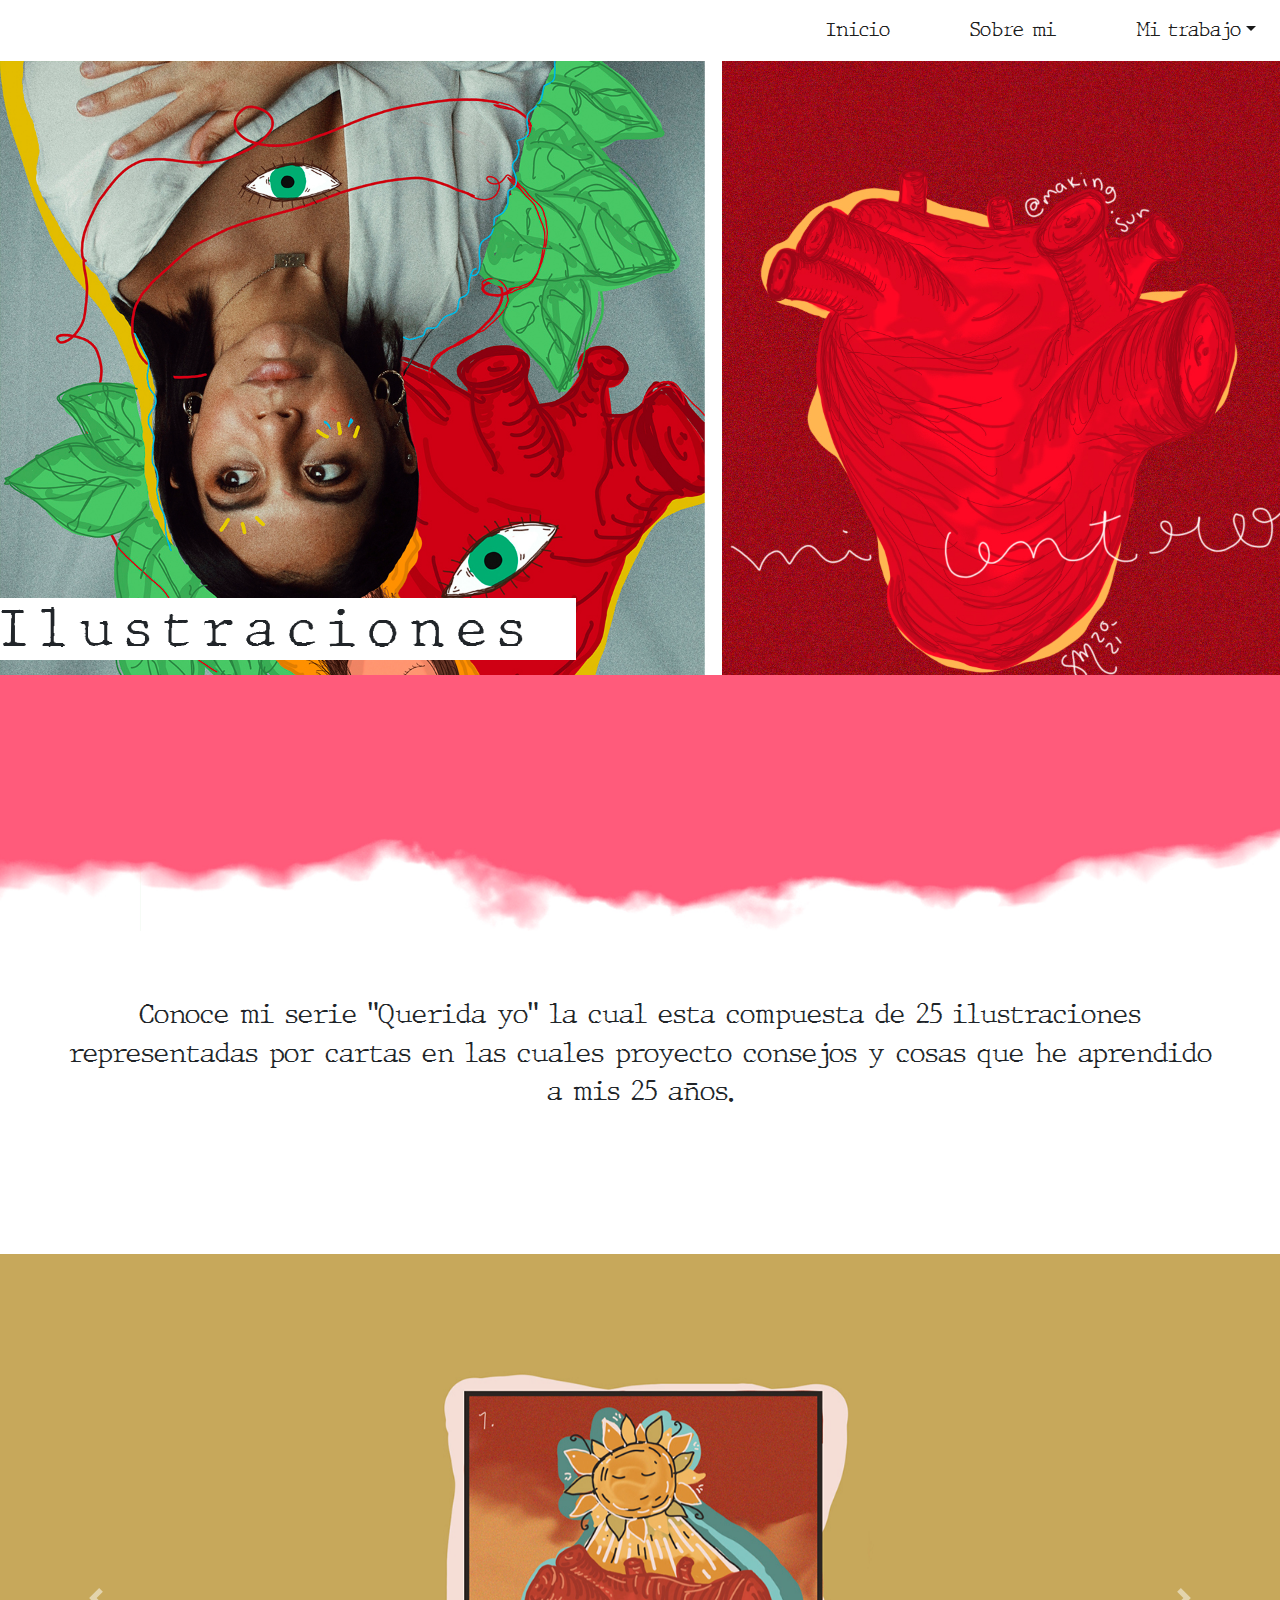
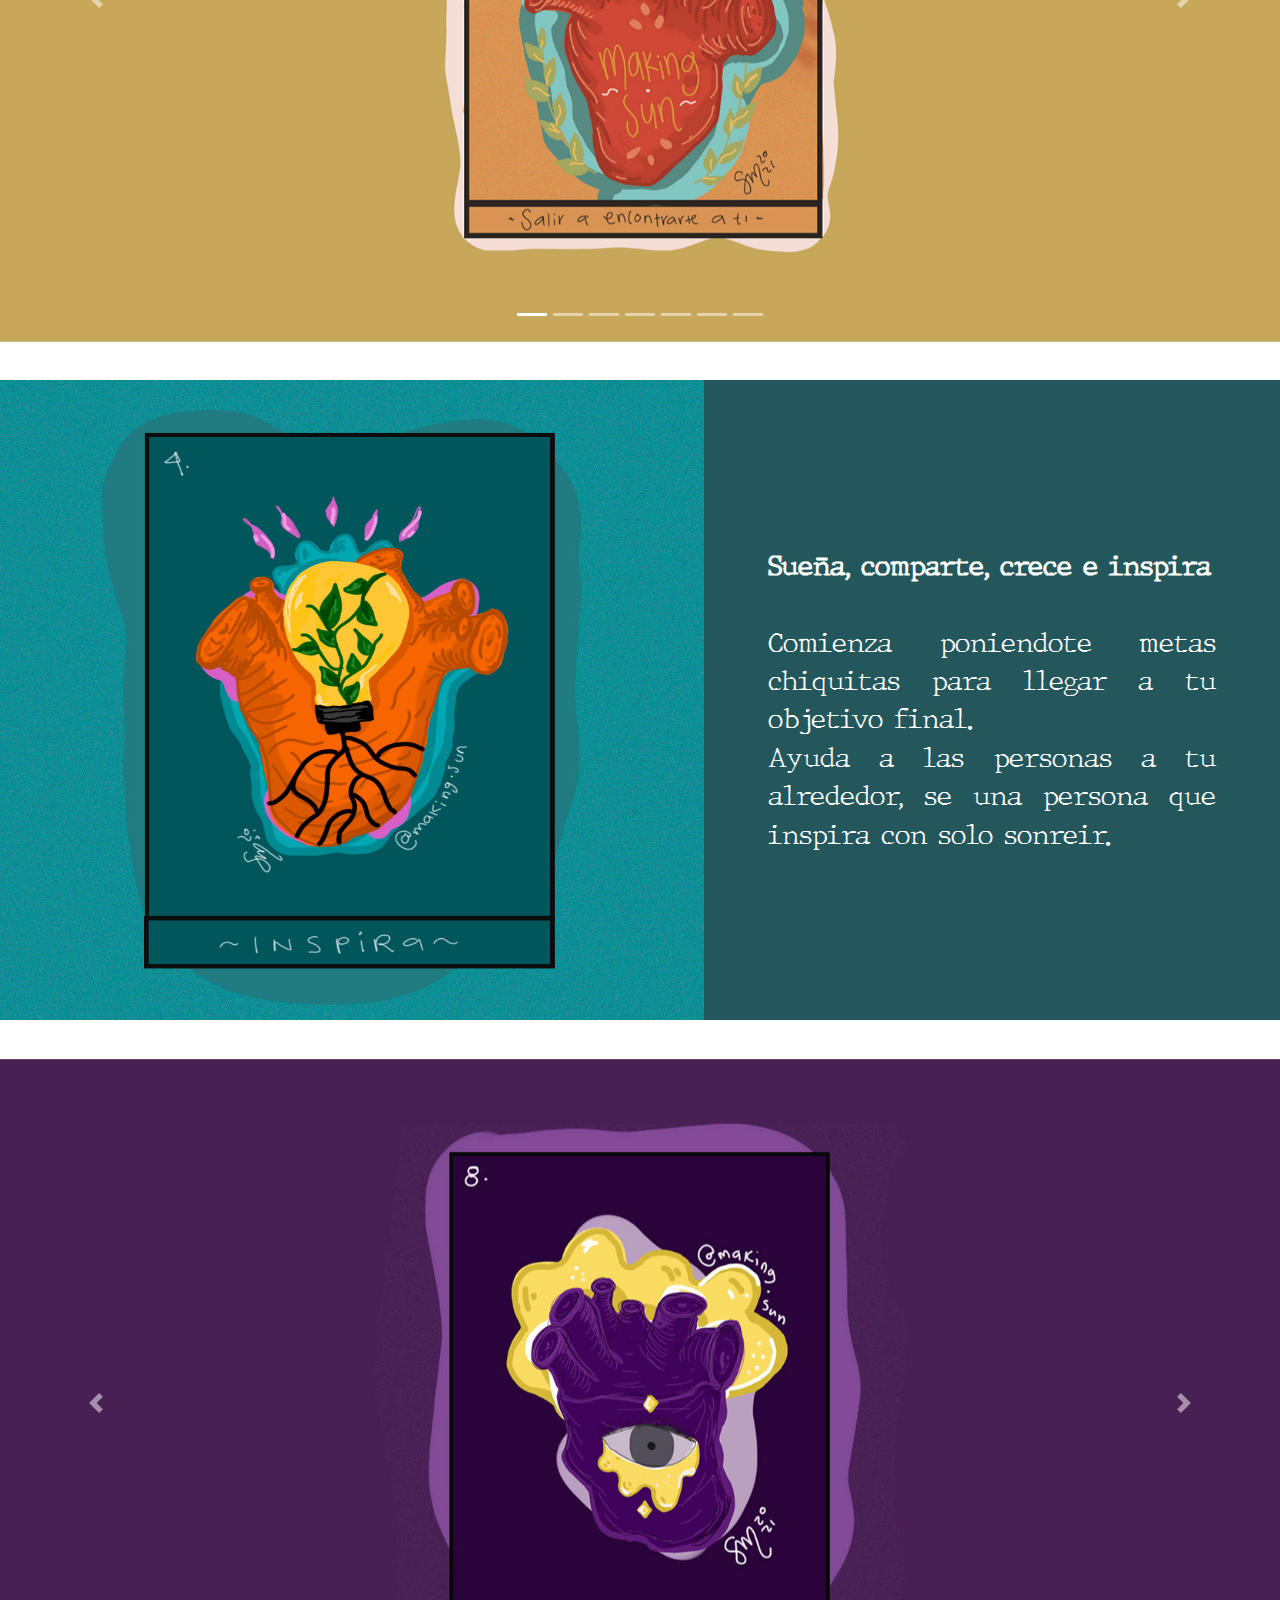
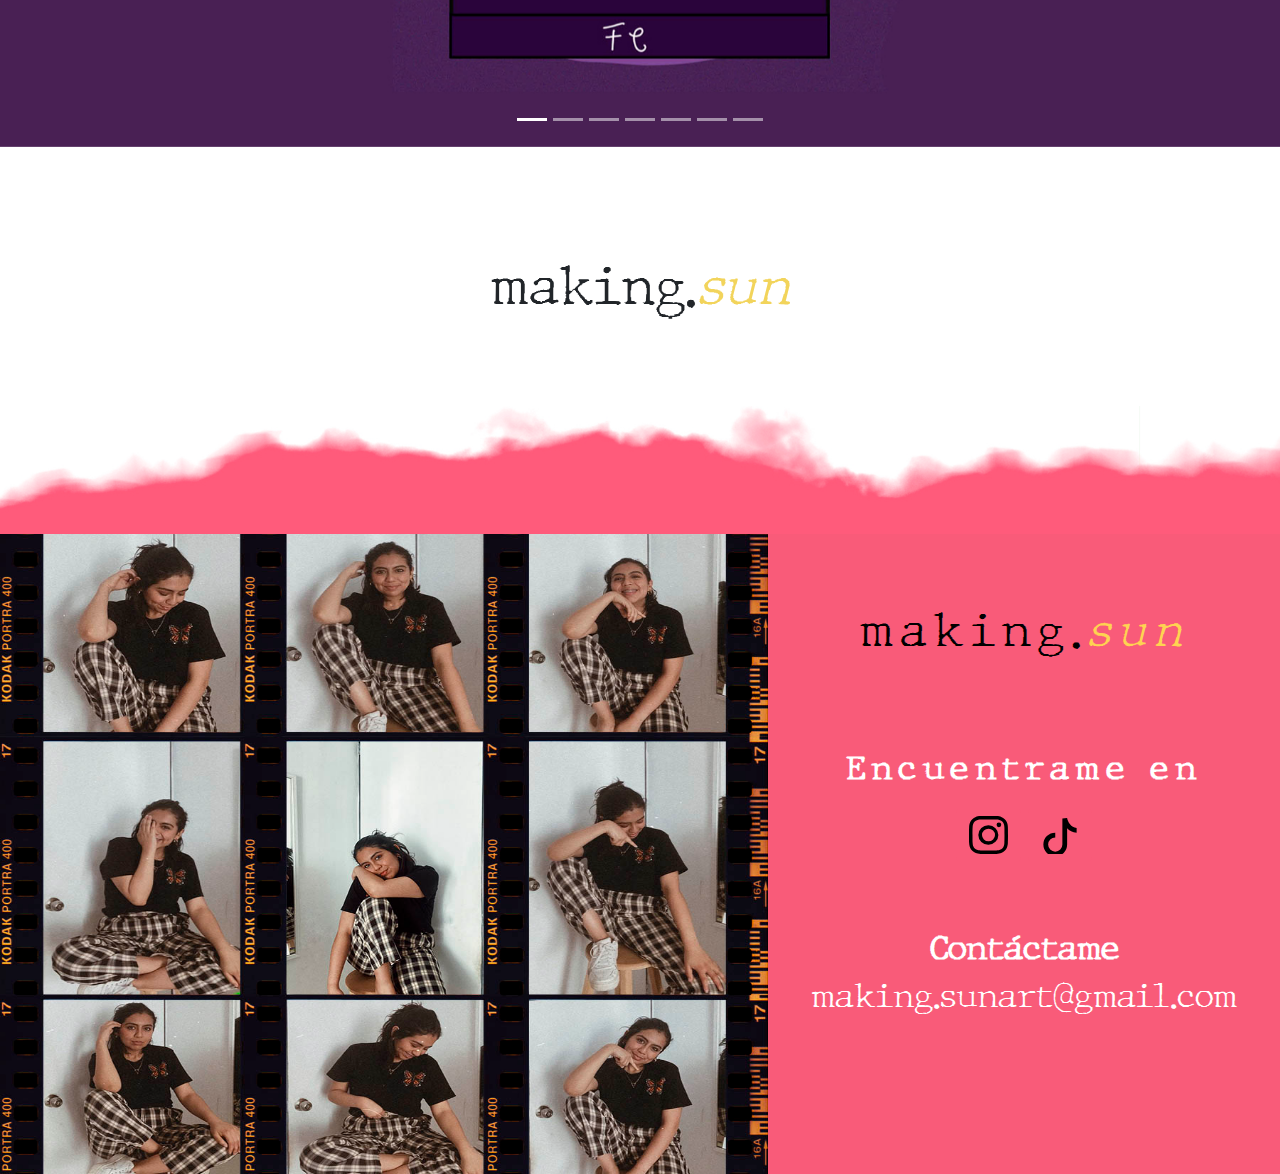
<file: ilustraciones.html>
<!DOCTYPE html>
<html lang="en">
<head>
    <title>Making Sun</title>
    <link rel="stylesheet" href="estilos.css">
    <!-- Required meta tags -->
    <meta charset="utf-8">
    <meta name="viewport" content="width=device-width, initial-scale=1, shrink-to-fit=no">
    <!-- Bootstrap CSS -->
    <link rel="stylesheet" href="https://stackpath.bootstrapcdn.com/bootstrap/4.3.1/css/bootstrap.min.css" integrity="sha384-ggOyR0iXCbMQv3Xipma34MD+dH/1fQ784/j6cY/iJTQUOhcWr7x9JvoRxT2MZw1T" crossorigin="anonymous">
</head>

<body>

    <header>
    <!-- Menu de Navegacion --> 
    <nav class="navbar navbar-expand-lg navegadorIlustraciones navbar-light">
        <button class="navbar-toggler" data-target="#menu" data-toggle="collapse" type="button"> Menu
            <span class="navbar-toggler-icon"></span>
        </button>

        <div class="collapse navbar-collapse" id="menu">
            <ul class="navbar-nav ml-auto">
                <li class="nav.item active">
                    <a href="index.html" class="nav-link">Inicio</a>
                </li>
                <li class="nav.item active">
                    <a href="sobreMi.html" class="nav-link">Sobre mi</a>
                </li>
                <li class="nav.item dropdown active">
                    <a class="nav-link dropdown-toggle" href="#" id="navbardrop" data-toggle="dropdown"> Mi trabajo</a>
                    <div class="dropdown-menu">
                        <a class="dropdown-item" href="ilustraciones.html">Ilustraciones</a>
                        <a class="dropdown-item" href="arteEnTela.html">Arte en Tela</a>
                        <a class="dropdown-item" href="pinturas.html">Pintura</a>
                    </div>
                </li>
            </ul>
        </div>
    </nav>
    </header>

    <div class="blockIlustraciones1">
        <div class="blockIlustraciones1__1">
            <h1 class="subtitulos">Ilustraciones</h1>
        </div>

    </div>

    <div class="blockEspecialIlustraciones"></div>

    <div class="blockIlustraciones2">
        <p class="textoIlustraciones1">
            Conoce mi serie "Querida yo" la cual esta compuesta de 25 ilustraciones representadas por cartas en las 
            cuales proyecto consejos y cosas que he aprendido a mis 25 años.
        </p>
    </div>

    <div class="blockIlustraciones3">
        <div id="carouselExampleIndicators" class="carousel slide" data-ride="carousel">
            <ol class="carousel-indicators">
                <li data-target="#carouselExampleIndicators" data-slide-to="0" class="active"></li>
                <li data-target="#carouselExampleIndicators" data-slide-to="1"></li>
                <li data-target="#carouselExampleIndicators" data-slide-to="2"></li>
                <li data-target="#carouselExampleIndicators" data-slide-to="3"></li>
                <li data-target="#carouselExampleIndicators" data-slide-to="4"></li>
                <li data-target="#carouselExampleIndicators" data-slide-to="5"></li>
                <li data-target="#carouselExampleIndicators" data-slide-to="6"></li>
            </ol>
            <div class="carousel-inner">
                <div class="carousel-item active">
                    <img class="d-block w-100" src="Multimedia/Ilustraciones/1.jpg" alt="First slide"/>
                </div>
                <div class="carousel-item">
                    <img class="d-block w-100" src="Multimedia/Ilustraciones/2.jpg" alt="Second slide"/>
                </div>
                <div class="carousel-item">
                    <img class="d-block w-100" src="Multimedia/Ilustraciones/3.jpg" alt="Third slide"/>
                </div>
                <div class="carousel-item">
                    <img class="d-block w-100" src="Multimedia/Ilustraciones/5.jpg" alt="Third slide"/>
                </div>
                <div class="carousel-item">
                    <img class="d-block w-100" src="Multimedia/Ilustraciones/6.jpg" alt="Third slide"/>
                </div>
                <div class="carousel-item">
                    <img class="d-block w-100" src="Multimedia/Ilustraciones/7.jpg" alt="Third slide"/>
                </div>
                <div class="carousel-item">
                    <img class="d-block w-100" src="Multimedia/Ilustraciones/8.jpg" alt="Third slide"/>
                </div>
            </div>
            <a class="carousel-control-prev" href="#carouselExampleIndicators" role="button" data-slide="prev">
                <span class="carousel-control-prev-icon" aria-hidden="true"></span>
                <span class="sr-only">Previous</span>
            </a>
            <a class="carousel-control-next" href="#carouselExampleIndicators" role="button" data-slide="next">
                <span class="carousel-control-next-icon" aria-hidden="true"></span>
                <span class="sr-only">Next</span>
            </a>
        </div>
    </div>

    <div class="blockIlustraciones4">
        <div class="blockIlustraciones4_1">
            <img class="ilustracionEspecial" src="Multimedia/13.jpg" alt="ilustracionEspecial">
        </div>
        <div class="blockIlustraciones4_2">
            <p class="textoIlustraciones2"><b>Sueña, comparte, crece e inspira</b><br><br>
                Comienza poniendote metas chiquitas para llegar a tu objetivo final. <br>
                Ayuda a las personas a tu alrededor, se una persona que inspira con solo sonreir.
            </p>
        </div>
    </div>

    <div class="blockIlustraciones5">
        <div id="carrusel2" class="carousel slide" data-ride="carousel">
            <ol class="carousel-indicators">
                <li data-target="#carrusel2" data-slide-to="0" class="active"></li>
                <li data-target="#carrusel2" data-slide-to="1"></li>
                <li data-target="#carrusel2" data-slide-to="2"></li>
                <li data-target="#carrusel2" data-slide-to="3"></li>
                <li data-target="#carrusel2" data-slide-to="4"></li>
                <li data-target="#carrusel2" data-slide-to="5"></li>
                <li data-target="#carrusel2" data-slide-to="6"></li>
            </ol>
            <div class="carousel-inner">
                <div class="carousel-item active">
                    <img class="d-block w-100" src="Multimedia/Ilustraciones/8.jpg" alt="First slide"/>
                </div>
                <div class="carousel-item">
                    <img class="d-block w-100" src="Multimedia/Ilustraciones/9.jpg" alt="Second slide"/>
                </div>
                <div class="carousel-item">
                    <img class="d-block w-100" src="Multimedia/Ilustraciones/10.jpg" alt="Third slide"/>
                </div>
                <div class="carousel-item">
                    <img class="d-block w-100" src="Multimedia/Ilustraciones/11.jpg" alt="Third slide"/>
                </div>
                <div class="carousel-item">
                    <img class="d-block w-100" src="Multimedia/Ilustraciones/12.jpg" alt="Third slide"/>
                </div>
                <div class="carousel-item">
                    <img class="d-block w-100" src="Multimedia/Ilustraciones/13.jpg" alt="Third slide"/>
                </div>
                <div class="carousel-item">
                    <img class="d-block w-100" src="Multimedia/Ilustraciones/14.jpg" alt="Third slide"/>
                </div>
            </div>
            <a class="carousel-control-prev" href="#carrusel2" role="button" data-slide="prev">
                <span class="carousel-control-prev-icon" aria-hidden="true"></span>
                <span class="sr-only">Previous</span>
            </a>
            <a class="carousel-control-next" href="#carrusel2" role="button" data-slide="next">
                <span class="carousel-control-next-icon" aria-hidden="true"></span>
                <span class="sr-only">Next</span>
            </a>
        </div>
    </div>

    <div class="blockIlustraciones6">
        <p class="textoIlustraciones3">making.<i>sun</i></p>
    </div>

    <div class="blockEspecialIlustraciones2"></div>

    <footer class="piePagina">
        <div class="piePagina1">
            <img class="imagenPiePagina" src="Multimedia/aleee.jpg" alt="imagenPiePagina">
        </div>

        <div class="piePagina2Index">
            <p class="textoPiePagina1">making.<i>sun</i></p>
            <p class="textoPiePagina2"><b> Encuentrame en</b></p>
            <a href=""><button class="btn botonRedesSociales btn-center"><img class="iconoRedesSociales" src="iconos/instagram.svg" alt="instragram"></button> </a> 
            <a href=""><button class="btn botonRedesSociales btn-center"><img class="iconoRedesSociales" src="iconos/tiktok.svg" alt="instragram"></button> </a>     
            <p class="textoPiePagina3">
                <b>Contáctame</b><br>
                making.sunart@gmail.com
            </p>
        </div>

    </footer>

    <!-- Optional JavaScript -->
    <!-- jQuery first, then Popper.js, then Bootstrap JS -->
    <script src="https://code.jquery.com/jquery-3.3.1.slim.min.js" integrity="sha384-q8i/X+965DzO0rT7abK41JStQIAqVgRVzpbzo5smXKp4YfRvH+8abtTE1Pi6jizo" crossorigin="anonymous"></script>
    <script src="https://cdnjs.cloudflare.com/ajax/libs/popper.js/1.14.7/umd/popper.min.js" integrity="sha384-UO2eT0CpHqdSJQ6hJty5KVphtPhzWj9WO1clHTMGa3JDZwrnQq4sF86dIHNDz0W1" crossorigin="anonymous"></script>
    <script src="https://stackpath.bootstrapcdn.com/bootstrap/4.3.1/js/bootstrap.min.js" integrity="sha384-JjSmVgyd0p3pXB1rRibZUAYoIIy6OrQ6VrjIEaFf/nJGzIxFDsf4x0xIM+B07jRM" crossorigin="anonymous"></script>

</body>
</html>
</file>
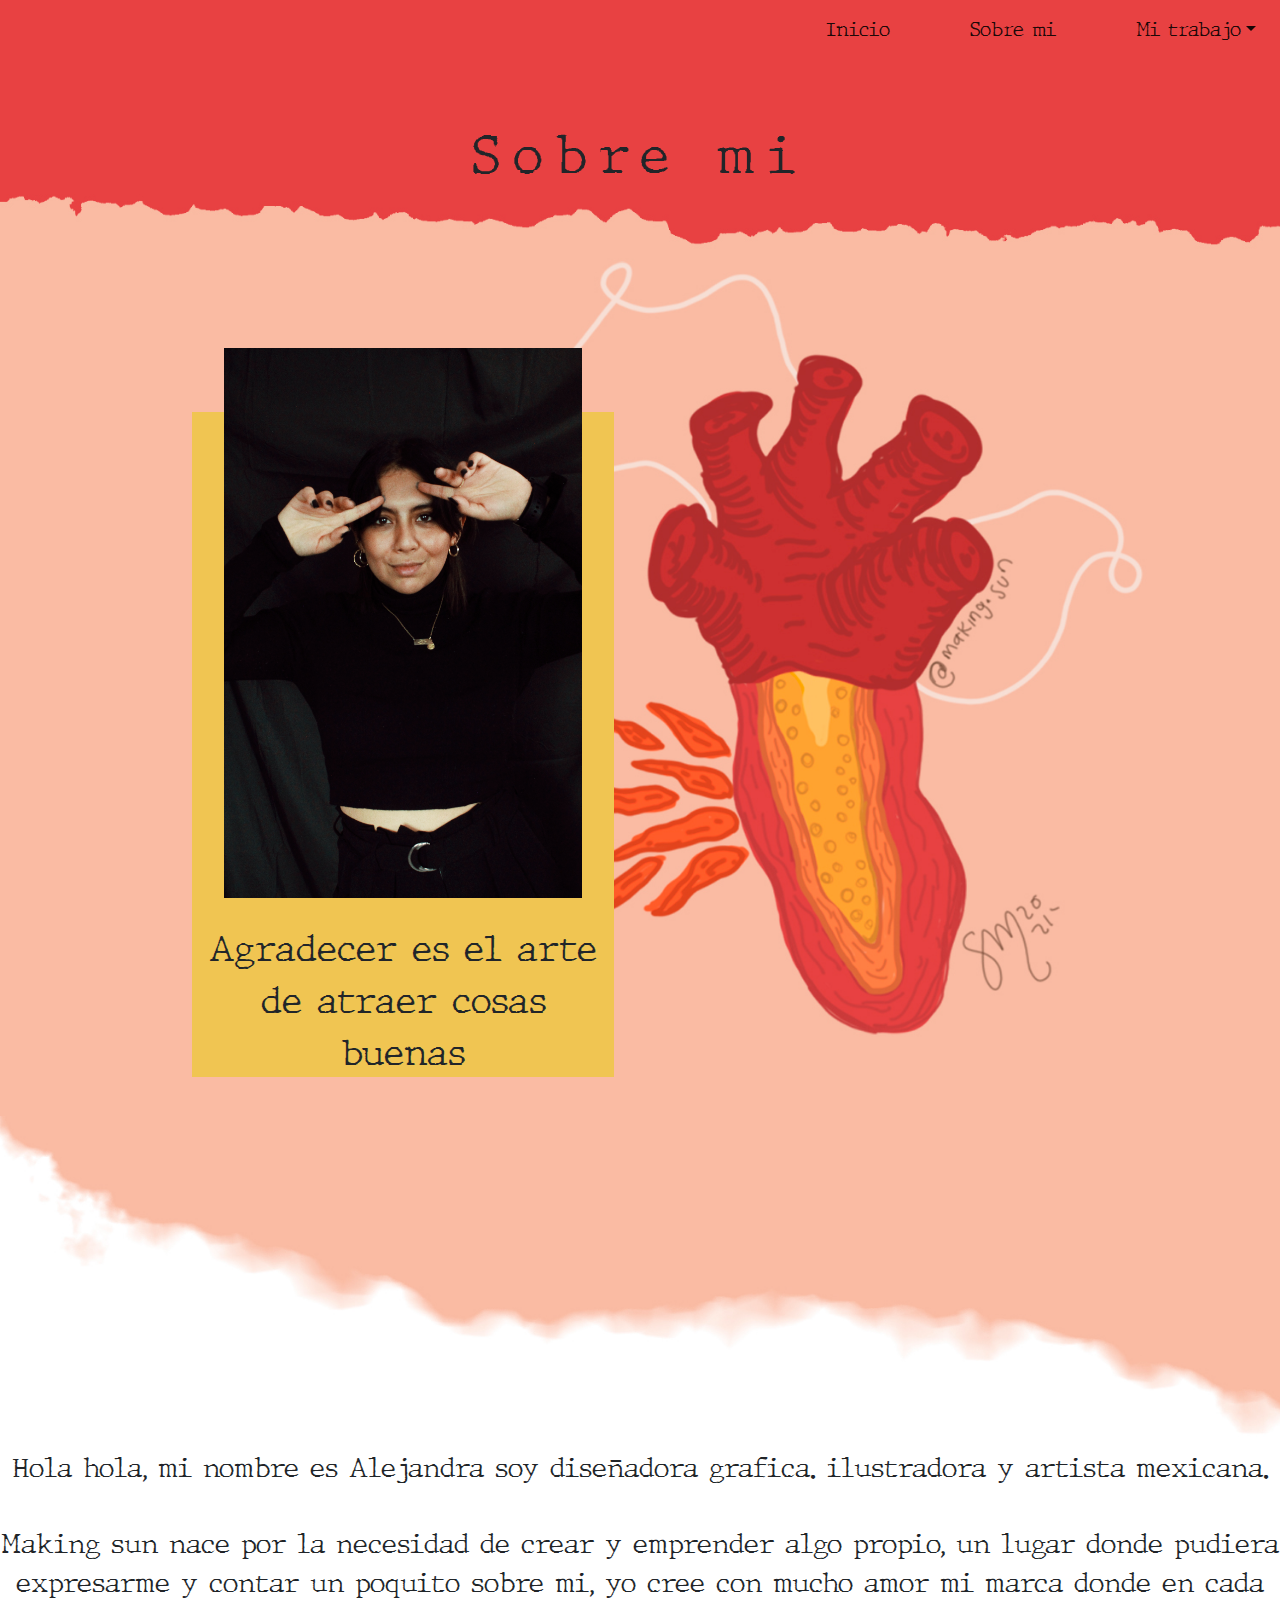
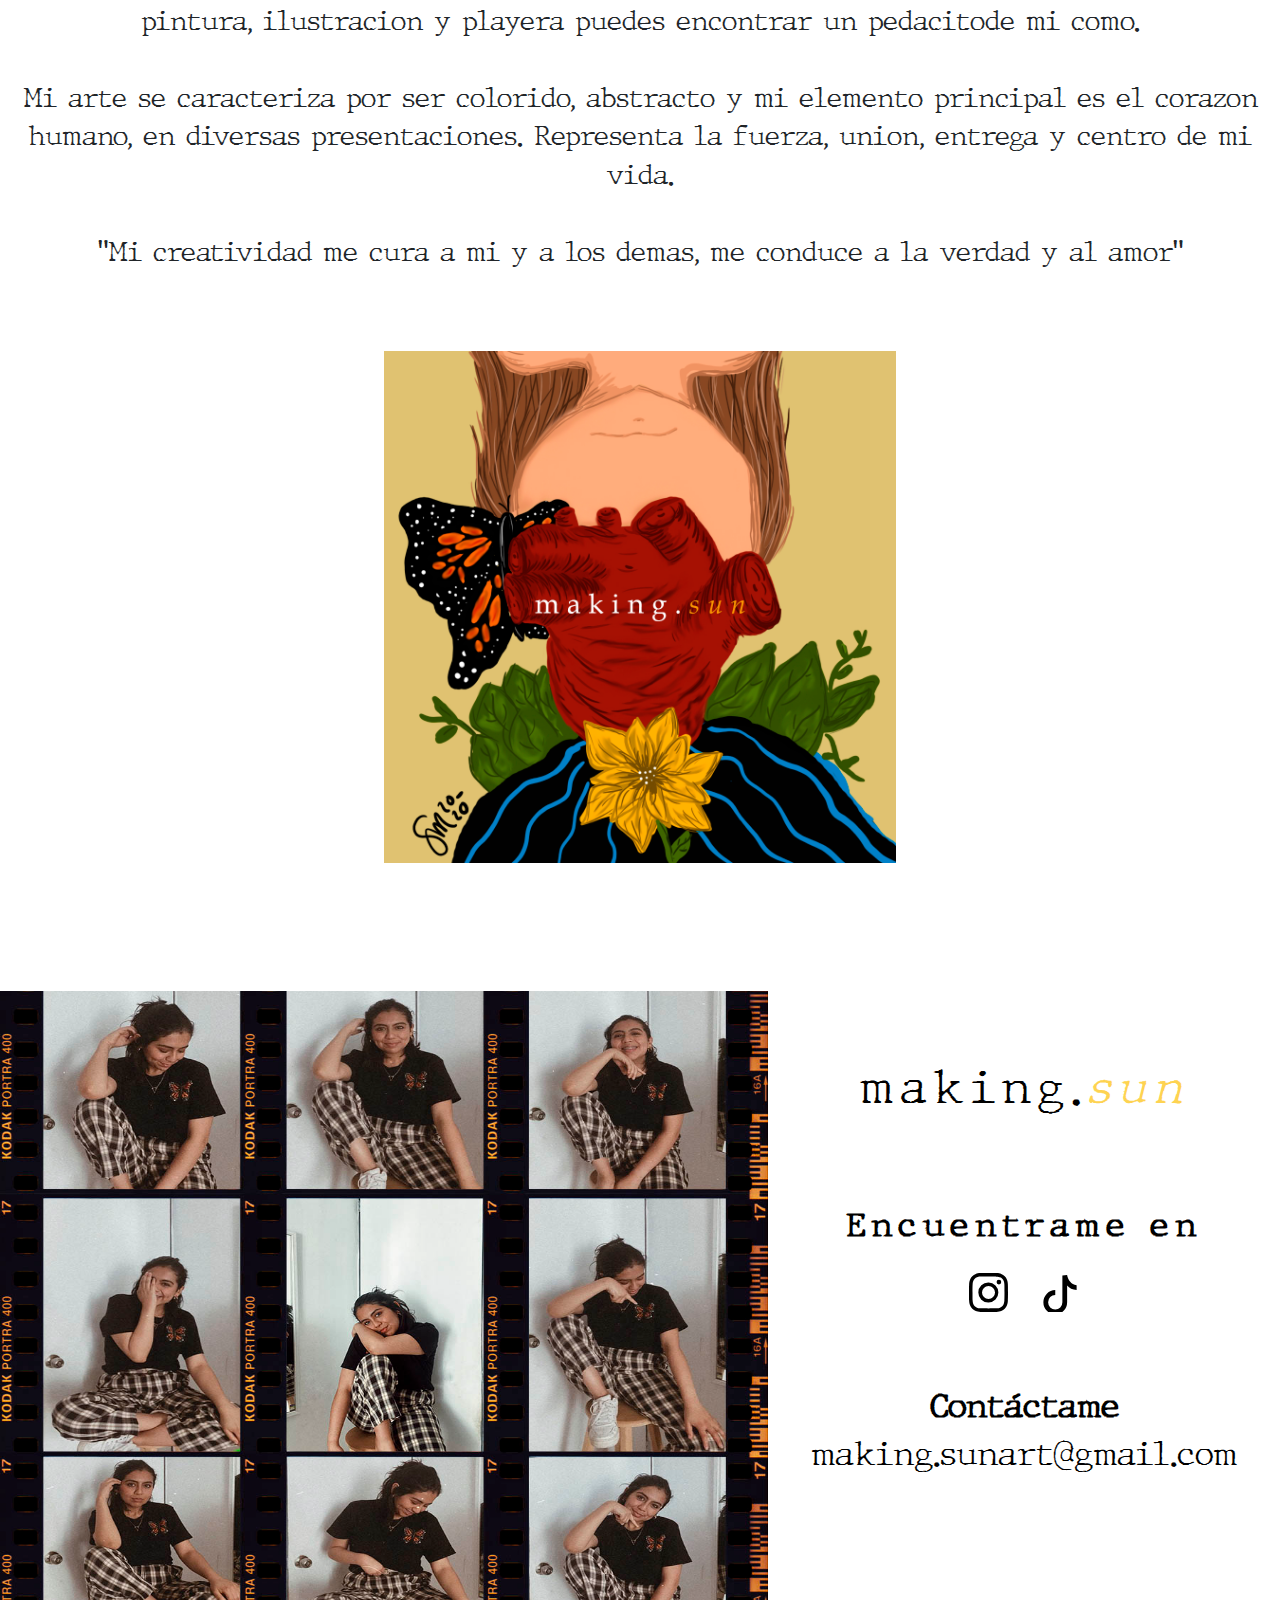
<file: sobreMi.html>
<!DOCTYPE html>
<html lang="es">
<head>
    <title>Making Sun</title>
    <link rel="stylesheet" href="estilos.css">
    <!-- Required meta tags -->
    <meta charset="utf-8">
    <meta name="viewport" content="width=device-width, initial-scale=1, shrink-to-fit=no">
    <!-- Bootstrap CSS -->
    <link rel="stylesheet" href="https://stackpath.bootstrapcdn.com/bootstrap/4.3.1/css/bootstrap.min.css" integrity="sha384-ggOyR0iXCbMQv3Xipma34MD+dH/1fQ784/j6cY/iJTQUOhcWr7x9JvoRxT2MZw1T" crossorigin="anonymous">
</head>

<body>
    
<header>
<!-- Menu de Navegacion -->
<nav class="navbar navbar-expand-lg navegadorSobreMi navbar-light">
    <button class="navbar-toggler" data-target="#menu" data-toggle="collapse" type="button"> Menu
        <span class="navbar-toggler-icon"></span>
    </button>

    <div class="collapse navbar-collapse" id="menu">
        <ul class="navbar-nav ml-auto">
            <li class="nav.item active">
                <a href="index.html" class="nav-link">Inicio</a>
            </li>
            <li class="nav.item active">
                <a href="tutoriales.html" class="nav-link">Sobre mi</a>
            </li>
            <li class="nav.item dropdown active">
                <a class="nav-link dropdown-toggle" href="#" id="navbardrop" data-toggle="dropdown"> Mi trabajo</a>
                <div class="dropdown-menu">
                    <a class="dropdown-item" href="ilustraciones.html">Ilustraciones</a>
                    <a class="dropdown-item" href="arteEnTela.html">Arte en Tela</a>
                    <a class="dropdown-item" href="pinturas.html">Pintura</a>
                </div>
            </li>
        </ul>

    </div>
</nav>
</header>

    <div class="blockSobreMi1">
        <h1 class="subtitulos">Sobre mi</h1>
    </div>

    <div class="blockSobreMi2">
        <div class="blockSobreMi2_1">
            <img class="fotoAleSobreMi" src="Multimedia/fotoAle.jpg" alt="fotaAlejandra">
        </div>
        <div class="blockSobreMi2_2">
            <p class="textoSobreMi1"> Agradecer es el arte de atraer cosas buenas</p>
        </div>
    </div>

    <div class="blockEspecialSobreMi"></div>

    <div class="blockSobreMi3">
        <p class="textoSobreMi2">
            Hola hola, mi nombre es Alejandra soy diseñadora grafica. ilustradora y artista mexicana.<br><br>
            Making sun nace por la necesidad de crear y emprender algo propio, un lugar donde pudiera expresarme y contar un poquito sobre mi,
            yo cree con mucho amor mi marca donde en cada pintura, ilustracion y playera puedes encontrar un pedacitode mi como.<br><br>
            Mi arte se caracteriza por ser colorido, abstracto y mi elemento principal es el corazon humano, en diversas presentaciones.
            Representa la fuerza, union, entrega y centro de mi vida.<br><br>
            "Mi creatividad me cura a mi y a los demas, me conduce a la verdad y al amor"
        </p>
    </div>

    <div class="blockSobreMi4">
        <div class="blockSobreMi4_1">
            <img class="imagenLogoSobreMi" src="Multimedia/logo.jpg" alt="imagenLogo">
        </div>
    </div>

    <footer class="piePagina">
        <div class="piePagina1">
            <img class="imagenPiePagina" src="Multimedia/aleee.jpg" alt="imagenPiePagina">
        </div>

        <div class="piePagina2SobreMi">
            <p class="textoPiePagina1">making.<i>sun</i></p>
            <p class="textoPiePagina2"><b> Encuentrame en</b></p>
            <a href=""><button class="btn botonRedesSociales btn-center"><img class="iconoRedesSociales" src="iconos/instagram.svg" alt="instragram"></button> </a> 
            <a href=""><button class="btn botonRedesSociales btn-center"><img class="iconoRedesSociales" src="iconos/tiktok.svg" alt="instragram"></button> </a>     
            <p class="textoPiePagina3">
                <b>Contáctame</b><br>
                making.sunart@gmail.com
            </p>
        </div>

    </footer>
    
    <!-- Optional JavaScript -->
    <!-- jQuery first, then Popper.js, then Bootstrap JS -->
    <script src="https://code.jquery.com/jquery-3.3.1.slim.min.js" integrity="sha384-q8i/X+965DzO0rT7abK41JStQIAqVgRVzpbzo5smXKp4YfRvH+8abtTE1Pi6jizo" crossorigin="anonymous"></script>
    <script src="https://cdnjs.cloudflare.com/ajax/libs/popper.js/1.14.7/umd/popper.min.js" integrity="sha384-UO2eT0CpHqdSJQ6hJty5KVphtPhzWj9WO1clHTMGa3JDZwrnQq4sF86dIHNDz0W1" crossorigin="anonymous"></script>
    <script src="https://stackpath.bootstrapcdn.com/bootstrap/4.3.1/js/bootstrap.min.js" integrity="sha384-JjSmVgyd0p3pXB1rRibZUAYoIIy6OrQ6VrjIEaFf/nJGzIxFDsf4x0xIM+B07jRM" crossorigin="anonymous"></script>

</body>
</html>
</file>
<file: estilos.css>
/*CSS Index*/
.blockIndex1 {
  background-color: #fef0cd;
  display: -webkit-box;
  display: -ms-flexbox;
  display: flex;
  -webkit-box-orient: horizontal;
  -webkit-box-direction: normal;
      -ms-flex-flow: row;
          flex-flow: row;
  padding-bottom: .8vw;
}

.blockIndex1 .blockIndex1_1 {
  background-color: #f0c552;
  margin-left: 3%;
  width: 25vw;
  display: -webkit-box;
  display: -ms-flexbox;
  display: flex;
}

.blockIndex1 .imagenInicioIndex {
  width: 23vw;
  height: 21vw;
  margin-left: 3%;
  margin-bottom: 2%;
}

.blockIndex1 .blockIndex1_2 {
  text-align: left;
  padding: 4vw;
}

.blockIndex1 .tituloEspecial:hover {
  text-align: center;
  -webkit-transform: scale(120%);
          transform: scale(120%);
  -webkit-transition: 1s;
  transition: 1s;
}

.blockIndex1 .subtituloEspecial:hover {
  text-align: center;
  -webkit-transform: scale(120%);
          transform: scale(120%);
  -webkit-transition: 1s;
  transition: 1s;
}

.blockEspecial {
  height: 85px;
  background-image: url("Multimedia/Fondos/bannerFONDO.jpg");
}

.blockIndex2 {
  padding-left: 3vw;
  display: -webkit-box;
  display: -ms-flexbox;
  display: flex;
  -webkit-box-orient: horizontal;
  -webkit-box-direction: normal;
      -ms-flex-flow: row;
          flex-flow: row;
  background-image: url("Multimedia/Fondos/fondoCafe.jpg");
  background-size: cover;
}

.blockIndex2 .bannerIndex1 {
  height: 20vw;
  width: 20vw;
}

.blockIndex2 .bannerIndex1:hover {
  -webkit-transform: scale(120%);
          transform: scale(120%);
  -webkit-transition: -webkit-transform 1s;
  transition: -webkit-transform 1s;
  transition: transform 1s;
  transition: transform 1s, -webkit-transform 1s;
}

.blockIndex2 .bannerIndex2 {
  height: 20vw;
  width: 20vw;
  margin-left: 5vw;
}

.blockIndex2 .bannerIndex2:hover {
  -webkit-transform: scale(120%);
          transform: scale(120%);
  -webkit-transition: -webkit-transform 1s;
  transition: -webkit-transform 1s;
  transition: transform 1s;
  transition: transform 1s, -webkit-transform 1s;
}

.blockIndex2 .bannerIndex3 {
  height: 20vw;
  width: 20vw;
  margin-left: 5vw;
}

.blockIndex2 .bannerIndex3:hover {
  -webkit-transform: scale(120%);
          transform: scale(120%);
  -webkit-transition: -webkit-transform 1s;
  transition: -webkit-transform 1s;
  transition: transform 1s;
  transition: transform 1s, -webkit-transform 1s;
}

.blockIndex2 .bannerIndex4 {
  height: 20vw;
  width: 20vw;
  margin-left: 5vw;
}

.blockIndex2 .bannerIndex4:hover {
  -webkit-transform: scale(120%);
          transform: scale(120%);
  -webkit-transition: -webkit-transform 1s;
  transition: -webkit-transform 1s;
  transition: transform 1s;
  transition: transform 1s, -webkit-transform 1s;
}

.blockIndex3 {
  background-image: url("Multimedia/Fondos/fondoVideo1.png");
  background-size: cover;
  padding-top: 6.5vw;
}

.blockIndex3 .videoIndex1 {
  width: 70vw;
  height: 50vw;
  margin-left: 15.2vw;
  margin-bottom: 8vw;
}

.blockIndex4 {
  background-color: #ebf1f4;
  text-align: center;
  padding: 5vw;
  font-family: JMH Typewriter;
}

.blockIndex5 {
  display: -webkit-box;
  display: -ms-flexbox;
  display: flex;
  background-color: #ebf1f4;
  background-size: contain;
  padding: 3vw;
  padding-bottom: 10vw;
}

.blockIndex5 .blockIndex5_1 {
  display: -webkit-box;
  display: -ms-flexbox;
  display: flex;
  -webkit-box-orient: vertical;
  -webkit-box-direction: normal;
      -ms-flex-flow: column;
          flex-flow: column;
  margin-left: 6.5vw;
  -webkit-box-align: center;
      -ms-flex-align: center;
          align-items: center;
}

.blockIndex5 .blockIndex5_2 {
  display: -webkit-box;
  display: -ms-flexbox;
  display: flex;
  -webkit-box-orient: vertical;
  -webkit-box-direction: normal;
      -ms-flex-flow: column;
          flex-flow: column;
  margin-left: 11.5vw;
  -webkit-box-align: center;
      -ms-flex-align: center;
          align-items: center;
}

.blockIndex5 .blockIndex5_3 {
  display: -webkit-box;
  display: -ms-flexbox;
  display: flex;
  -webkit-box-orient: vertical;
  -webkit-box-direction: normal;
      -ms-flex-flow: column;
          flex-flow: column;
  margin-left: 11.5vw;
  -webkit-box-align: center;
      -ms-flex-align: center;
          align-items: center;
}

.blockIndex5 .imagenTrabajo {
  width: 20vw;
  height: 20vw;
}

.piePagina2Index {
  background-color: #f95b79;
  font-family: JMH Typewriter;
  text-align: center;
  width: 100%;
}

.piePagina2Index .textoPiePagina1 {
  color: black;
  font-size: 3.5vw;
  padding: 5vw;
  letter-spacing: .5vw;
}

.piePagina2Index .textoPiePagina1 i {
  color: #fed351;
}

.piePagina2Index .textoPiePagina2 {
  color: white;
  font-size: 2.5vw;
  letter-spacing: .5vw;
}

.piePagina2Index .botonRedesSociales {
  background-color: #f95b79;
}

.piePagina2Index .botonRedesSociales .iconoRedesSociales {
  height: 3vw;
  width: 3vw;
}

.piePagina2Index .textoPiePagina3 {
  color: white;
  font-size: 2.5vw;
  padding-top: 5vw;
}

/*CSS Sobre Mi*/
.navegadorSobreMi {
  background-image: url("Multimedia/Fondos/bannerMenu1.jpg");
  background-position: center;
}

.blockSobreMi1 {
  padding: 5vw;
  text-align: center;
  background-image: url("Multimedia/Fondos/bannerSobreMi.jpg");
  background-position: bottom;
  background-size: cover;
}

.blockSobreMi2 {
  background-image: url("Multimedia/Fondos/fondoSobreMi.jpg");
  background-size: cover;
  background-position: center;
  height: 67vw;
  margin: 0%;
}

.blockSobreMi2 .blockSobreMi2_1 {
  position: absolute;
  z-index: 1;
  margin-top: 7vw;
  margin-left: 17.5vw;
}

.blockSobreMi2 .fotoAleSobreMi {
  width: 28vw;
  height: 43vw;
}

.blockSobreMi2 .blockSobreMi2_2 {
  width: 33vw;
  height: 52vw;
  margin-top: 12vw;
  margin-left: 15vw;
  position: absolute;
  z-index: 0;
  background-color: #f0c552;
  text-align: center;
}

.blockSobreMi2 .textoSobreMi1 {
  font-family: JMH Typewriter;
  font-size: 2.7vw;
  padding-top: 40vw;
}

.blockEspecialSobreMi {
  height: 26vw;
  background-image: url("Multimedia/Fondos/bannerTexto.jpg");
  background-position: top;
  background-size: cover;
}

.blockSobreMi3 {
  background-color: white;
  display: -webkit-box;
  display: -ms-flexbox;
  display: flex;
  -webkit-box-orient: horizontal;
  -webkit-box-direction: normal;
      -ms-flex-flow: row wrap;
          flex-flow: row wrap;
}

.blockSobreMi3 .textoSobreMi2 {
  font-family: JMH Typewriter;
  font-size: 2vw;
  text-align: center;
  padding-bottom: 5vw;
}

.blockSobreMi4 {
  background-color: white;
  -ms-flex-item-align: center;
      -ms-grid-row-align: center;
      align-self: center;
  padding-bottom: 10vw;
}

.blockSobreMi4 .imagenLogoSobreMi {
  width: 40vw;
  height: 40vw;
}

.piePagina2SobreMi {
  background-color: white;
  font-family: JMH Typewriter;
  text-align: center;
  width: 100%;
}

.piePagina2SobreMi .textoPiePagina1 {
  color: black;
  font-size: 3.5vw;
  padding: 5vw;
  letter-spacing: .5vw;
}

.piePagina2SobreMi .textoPiePagina1 i {
  color: #fed351;
}

.piePagina2SobreMi .textoPiePagina2 {
  color: black;
  font-size: 2.5vw;
  letter-spacing: .5vw;
}

.piePagina2SobreMi .botonRedesSociales {
  background-color: white;
}

.piePagina2SobreMi .botonRedesSociales .iconoRedesSociales {
  height: 3vw;
  width: 3vw;
}

.piePagina2SobreMi .textoPiePagina3 {
  color: black;
  font-size: 2.5vw;
  padding-top: 5vw;
}

/*CSS Ilustracion*/
.navegadorIlustraciones {
  background-color: white;
}

.blockIlustraciones1 {
  background-image: url("Multimedia/Fondos/bannerIlu.jpg");
  background-position: top;
  background-size: cover;
  height: 48vw;
}

.blockIlustraciones1 .blockIlustraciones1__1 {
  background-color: white;
  width: 45vw;
  margin-top: 42vw;
}

.blockEspecialIlustraciones {
  background-image: url("Multimedia/Fondos/manchaPinturaIlu.jpg");
  background-position: bottom;
  background-size: cover;
  height: 20vw;
}

.blockIlustraciones2 {
  background-color: white;
}

.blockIlustraciones2 .textoIlustraciones1 {
  font-family: JMH Typewriter;
  font-size: 2vw;
  text-align: center;
  padding: 5vw;
}

.blockIlustraciones3 {
  background-color: white;
  display: -webkit-box;
  display: -ms-flexbox;
  display: flex;
  -webkit-box-orient: horizontal;
  -webkit-box-direction: normal;
      -ms-flex-flow: row;
          flex-flow: row;
  padding-bottom: 3vw;
  padding-top: 5vw;
}

.blockIlustraciones4 {
  display: -webkit-box;
  display: -ms-flexbox;
  display: flex;
  -webkit-box-orient: horizontal;
  -webkit-box-direction: normal;
      -ms-flex-flow: row;
          flex-flow: row;
}

.blockIlustraciones4 .ilustracionEspecial {
  height: 50vw;
  width: 55vw;
}

.blockIlustraciones4 .blockIlustraciones4_2 {
  background-color: #24575b;
}

.blockIlustraciones4 .blockIlustraciones4_2 .textoIlustraciones2 {
  color: white;
  font-family: JMH Typewriter;
  font-size: 2vw;
  text-align: justify;
  padding-top: 13vw;
  padding-right: 5vw;
  padding-left: 5vw;
}

.blockIlustraciones5 {
  background-color: white;
  display: -webkit-box;
  display: -ms-flexbox;
  display: flex;
  -webkit-box-orient: horizontal;
  -webkit-box-direction: normal;
      -ms-flex-flow: row;
          flex-flow: row;
  padding-bottom: 3vw;
  padding-top: 3vw;
}

.blockIlustraciones5 .ilustracion {
  width: 32vw;
  height: 26vw;
  padding-left: 7vw;
}

.blockIlustraciones6 {
  background-color: white;
  padding: 5vw;
}

.blockIlustraciones6 .textoIlustraciones3 {
  font-family: JMH Typewriter;
  font-size: 4vw;
  text-align: center;
}

.blockIlustraciones6 .textoIlustraciones3 i {
  color: #f2d45b;
}

.blockEspecialIlustraciones2 {
  background-image: url("Multimedia/Fondos/manchaPinturaIlu2.jpg");
  background-position: top;
  background-size: cover;
  height: 10vw;
}

/*CSS Arte en Tela*/
.blockArteTela1 {
  background-image: url("Multimedia/Fondos/manchaArteenTela.jpg");
  background-size: cover;
  background-position: bottom;
}

.blockArteTela1 .blockArteTela1_1 {
  padding-left: 38vw;
  padding-top: 5vw;
}

.blockArteTela1 .blockArteTela1_1 .principalArteTela {
  height: 47vw;
  width: 27vw;
}

.blockArteTela1 .blockArteTela1_2 {
  text-align: center;
  margin-bottom: 10vw;
  color: white;
}

.blockArteTela2 {
  text-align: center;
  -webkit-transition: 1s;
  transition: 1s;
}

.blockArteTela2 .textoArteTela1 {
  font-family: JMH Typewriter;
  font-size: 3.5vw;
  padding-bottom: 3vw;
}

.blockArteTela2 .textoArteTela1 .textoArteTela1:hover {
  -webkit-transform: scale(120%);
          transform: scale(120%);
}

.blockArteTela3 {
  padding: 0%;
}

.blockArteTela3 .videoArteTela1 {
  width: 100%;
}

.blockArteTela4 {
  display: -webkit-box;
  display: -ms-flexbox;
  display: flex;
  -ms-flex-flow: wrap;
      flex-flow: wrap;
}

.blockArteTela4 .imagenArteTela {
  width: 49vw;
  height: 49vw;
  padding: 2vw;
}

.blockEspecialArteTela {
  height: 15vw;
  background-image: url("Multimedia/Fondos/manchaArteenTela2.jpg");
  background-position: top;
  background-size: cover;
}

.blockArteTela5 {
  padding: 0%;
}

.blockArteTela5 .videoArteTela2 {
  width: 100%;
  padding-bottom: 10vw;
}

/*CSS Pinturas*/
.blockPintura1 {
  background-image: url("Multimedia/Fondos/pinturaBanner1.jpg");
  background-size: cover;
  height: 50vw;
}

.blockPintura1 .blockPintura1_1 .imagenTituloPintura {
  height: 50vw;
  width: 50vw;
  z-index: 0;
  position: absolute;
}

.blockPintura1 .blockPintura1_2 {
  background-color: #11b0d0;
  height: 11vw;
  width: 22vw;
  z-index: 1;
  position: absolute;
  margin-left: 74vw;
  margin-top: 10vw;
}

.blockPintura1 .blockPintura1_3 {
  background-color: #a91b0d;
  height: 15vw;
  width: 52vw;
  z-index: 2;
  position: absolute;
  margin-left: 46vw;
  margin-top: 21vw;
}

.blockPintura1 .blockPintura1_4 {
  background-color: #fed351;
  height: 17vw;
  width: 17vw;
  z-index: 3;
  position: absolute;
  margin-left: 49vw;
  margin-top: 31vw;
}

.blockPintura1 .blockPintura1_5 {
  height: 14vw;
  width: 51.5vw;
  z-index: 4;
  position: absolute;
  margin-left: 46.4vw;
  margin-top: 21.5vw;
  border: solid white;
}

.blockPintura1 .blockPintura1_5 .textoPintura1 {
  font-size: 8vw;
  font-family: Bacalisties;
  color: white;
}

.blockPintura2 {
  background-color: #f95b79;
  text-align: center;
  padding: 3vw;
  color: white;
}

.blockPintura3 {
  background-image: url("Multimedia/Fondos/fondoColoreando.jpg");
  background-position: center;
  background-size: cover;
  display: -webkit-box;
  display: -ms-flexbox;
  display: flex;
  padding: 5vw;
}

.blockPintura3 .blockPintura3_2 {
  margin-left: 10vw;
  margin-top: 10vw;
}

.blockPintura4 {
  background-image: url("Multimedia/Fondos/fondoPlural.jpg");
  background-position: center;
  background-size: cover;
  display: -webkit-box;
  display: -ms-flexbox;
  display: flex;
  padding: 5vw;
}

.blockPintura4 .blockPintura4_1 {
  margin-left: 10vw;
  margin-top: 10vw;
  color: white;
}

.blockPintura4 .blockPintura4_2 {
  margin-left: 20vw;
}

.blockPintura5 {
  background-image: url("Multimedia/Fondos/fondoTuLuz.jpg");
  background-position: center;
  background-size: cover;
  display: -webkit-box;
  display: -ms-flexbox;
  display: flex;
  padding: 5vw;
}

.blockPintura5 .blockPintura5_2 {
  margin-left: 10vw;
  margin-top: 10vw;
}

.blockPintura6 {
  background-color: #f95b79;
  text-align: center;
  font-family: JMH Typewriter;
  font-size: 2vw;
  padding: 3vw;
  color: white;
}

.textoPintura {
  font-size: 1.5vw;
  font-family: JMH Typewriter;
}

.imagenPintura {
  height: 40vw;
  width: 40vw;
}

/*CSS Genericos*/
/*Titulos*/
.tituloEspecial {
  font-size: 6vw;
  margin: 0%;
  letter-spacing: .8vw;
  color: #8B4513;
  font-family: JMH Typewriter;
}

.subtituloEspecial {
  font-size: 4.8vw;
  margin: 0%;
  color: #8B4513;
  font-family: Bacalisties;
}

.subtitulos {
  font-size: 4vw;
  letter-spacing: 1vw;
  font-family: JMH Typewriter;
}

.subtitulos .subtitulos:hover {
  -webkit-transform: scale(120%);
          transform: scale(120%);
  -webkit-transition: 1s;
  transition: 1s;
}

/*Fuente Titulo especial*/
@font-face {
  font-family: JMH Typewriter;
  src: url("Fuentes/jmh_typewriter/JMH Typewriter-Thin.ttf");
}

/*Fuente Subtitulo especial*/
@font-face {
  font-family: Bacalisties;
  src: url("fuentes/bacalisties/Bacalisties.ttf");
}

/*Etiquetas*/
body {
  margin: 0%;
  display: -webkit-box;
  display: -ms-flexbox;
  display: flex;
  -webkit-box-orient: vertical;
  -webkit-box-direction: normal;
      -ms-flex-flow: column;
          flex-flow: column;
}

/*Navegador*/
nav {
  background-color: #fef0cd;
}

nav ul li {
  padding-left: 5vw;
  font-family: JMH Typewriter;
  font-size: 1.5vw;
}

/*Pie de Pagina*/
.piePagina {
  display: -webkit-box;
  display: -ms-flexbox;
  display: flex;
}

.piePagina .imagenPiePagina {
  height: 50vw;
  width: 60vw;
}

/*Vista Movil*/
@media (max-width: 550px) {
  /*CSS Index*/
  .blockIndex1 {
    background-color: #fef0cd;
    display: -webkit-box;
    display: -ms-flexbox;
    display: flex;
    -webkit-box-orient: vertical;
    -webkit-box-direction: normal;
        -ms-flex-flow: column;
            flex-flow: column;
    padding-bottom: .8vw;
    -webkit-box-align: center;
        -ms-flex-align: center;
            align-items: center;
  }
  .blockIndex1 .blockIndex1_1 {
    background-color: #f0c552;
    width: 51vw;
    height: 50vw;
  }
  .blockIndex1 .imagenInicioIndex {
    width: 48vw;
    height: 48vw;
  }
  .blockIndex2 {
    display: -webkit-box;
    display: -ms-flexbox;
    display: flex;
    -webkit-box-orient: vertical;
    -webkit-box-direction: normal;
        -ms-flex-flow: column;
            flex-flow: column;
    -webkit-box-align: center;
        -ms-flex-align: center;
            align-items: center;
  }
  .blockIndex2 .bannerIndex1 {
    height: 50vw;
    width: 50vw;
  }
  .blockIndex2 .bannerIndex2 {
    height: 50vw;
    width: 50vw;
    margin-top: 5vw;
    margin-right: 5vw;
  }
  .blockIndex2 .bannerIndex3 {
    height: 50vw;
    width: 50vw;
    margin-top: 5vw;
    margin-right: 5vw;
  }
  .blockIndex2 .bannerIndex4 {
    height: 50vw;
    width: 50vw;
    margin-top: 5vw;
    margin-right: 5vw;
  }
  .blockIndex3 {
    background-image: url("Multimedia/Fondos/fondoVideo1.png");
    background-size: cover;
  }
  .blockIndex3 .videoIndex1 {
    width: 75vw;
    height: 54vw;
  }
  .blockIndex5 {
    display: -webkit-box;
    display: -ms-flexbox;
    display: flex;
    -webkit-box-orient: vertical;
    -webkit-box-direction: normal;
        -ms-flex-flow: column;
            flex-flow: column;
    padding: 3vw;
    padding-bottom: 10vw;
  }
  .blockIndex5 .blockIndex5_1 {
    display: -webkit-box;
    display: -ms-flexbox;
    display: flex;
    -webkit-box-orient: vertical;
    -webkit-box-direction: normal;
        -ms-flex-flow: column;
            flex-flow: column;
    margin-right: 7vw;
  }
  .blockIndex5 .blockIndex5_2 {
    display: -webkit-box;
    display: -ms-flexbox;
    display: flex;
    -webkit-box-orient: vertical;
    -webkit-box-direction: normal;
        -ms-flex-flow: column;
            flex-flow: column;
    margin-right: 12vw;
    margin-top: 15vw;
  }
  .blockIndex5 .blockIndex5_3 {
    display: -webkit-box;
    display: -ms-flexbox;
    display: flex;
    -webkit-box-orient: vertical;
    -webkit-box-direction: normal;
        -ms-flex-flow: column;
            flex-flow: column;
    margin-right: 12vw;
    margin-top: 15vw;
  }
  .blockIndex5 .imagenTrabajo {
    width: 50vw;
    height: 50vw;
  }
  .piePagina2Index {
    background-color: #f95b79;
    font-family: JMH Typewriter;
    text-align: center;
    width: 100%;
  }
  .piePagina2Index .textoPiePagina1 {
    font-size: 10vw;
  }
  .piePagina2Index .textoPiePagina1 i {
    color: #fed351;
  }
  .piePagina2Index .textoPiePagina2 {
    font-size: 6vw;
  }
  .piePagina2Index .botonRedesSociales {
    background-color: #f95b79;
  }
  .piePagina2Index .botonRedesSociales .iconoRedesSociales {
    height: 12vw;
    width: 12vw;
  }
  .piePagina2Index .textoPiePagina3 {
    font-size: 6vw;
    padding-top: 10vw;
  }
  /*CSS Sobre Mi*/
  .blockSobreMi2 {
    height: 120vw;
  }
  .blockSobreMi2 .blockSobreMi2_1 {
    margin-top: 7vw;
    margin-left: 9vw;
  }
  .blockSobreMi2 .fotoAleSobreMi {
    width: 50vw;
    height: 80vw;
  }
  .blockSobreMi2 .blockSobreMi2_2 {
    width: 56vw;
    height: 105vw;
    margin-top: 12vw;
    margin-left: 6vw;
  }
  .blockSobreMi2 .textoSobreMi1 {
    font-size: 6vw;
    padding-top: 76vw;
  }
  .blockSobreMi3 {
    background-color: white;
  }
  .blockSobreMi3 .textoSobreMi2 {
    font-size: 6vw;
    text-align: justify;
    padding: 5vw;
  }
  .blockSobreMi4 {
    padding-bottom: 15vw;
  }
  .blockSobreMi4 .imagenLogoSobreMi {
    width: 60vw;
    height: 60vw;
  }
  .piePagina2SobreMi {
    text-align: center;
    width: 100%;
  }
  .piePagina2SobreMi .textoPiePagina1 {
    font-size: 10vw;
  }
  .piePagina2SobreMi .textoPiePagina2 {
    font-size: 6vw;
  }
  .piePagina2SobreMi .botonRedesSociales {
    background-color: white;
  }
  .piePagina2SobreMi .botonRedesSociales .iconoRedesSociales {
    height: 12vw;
    width: 12vw;
  }
  .piePagina2SobreMi .textoPiePagina3 {
    color: black;
    font-size: 6vw;
    padding-top: 10vw;
  }
  /*Titulos*/
  .tituloEspecial {
    font-size: 12vw;
    margin: 0%;
    letter-spacing: .8vw;
    color: #8B4513;
    font-family: JMH Typewriter;
  }
  .subtituloEspecial {
    font-size: 9vw;
    margin: 0%;
    color: #8B4513;
    font-family: Bacalisties;
  }
  .subtitulos {
    font-size: 12vw;
    letter-spacing: 1vw;
    font-family: JMH Typewriter;
  }
  /*Pie de Pagina*/
  .piePagina {
    display: -webkit-box;
    display: -ms-flexbox;
    display: flex;
    -webkit-box-orient: vertical;
    -webkit-box-direction: normal;
        -ms-flex-flow: column;
            flex-flow: column;
    -webkit-box-align: center;
        -ms-flex-align: center;
            align-items: center;
  }
  .piePagina .imagenPiePagina {
    height: 70vw;
    width: 75vw;
  }
}
/*# sourceMappingURL=estilos.css.map */
</file>
